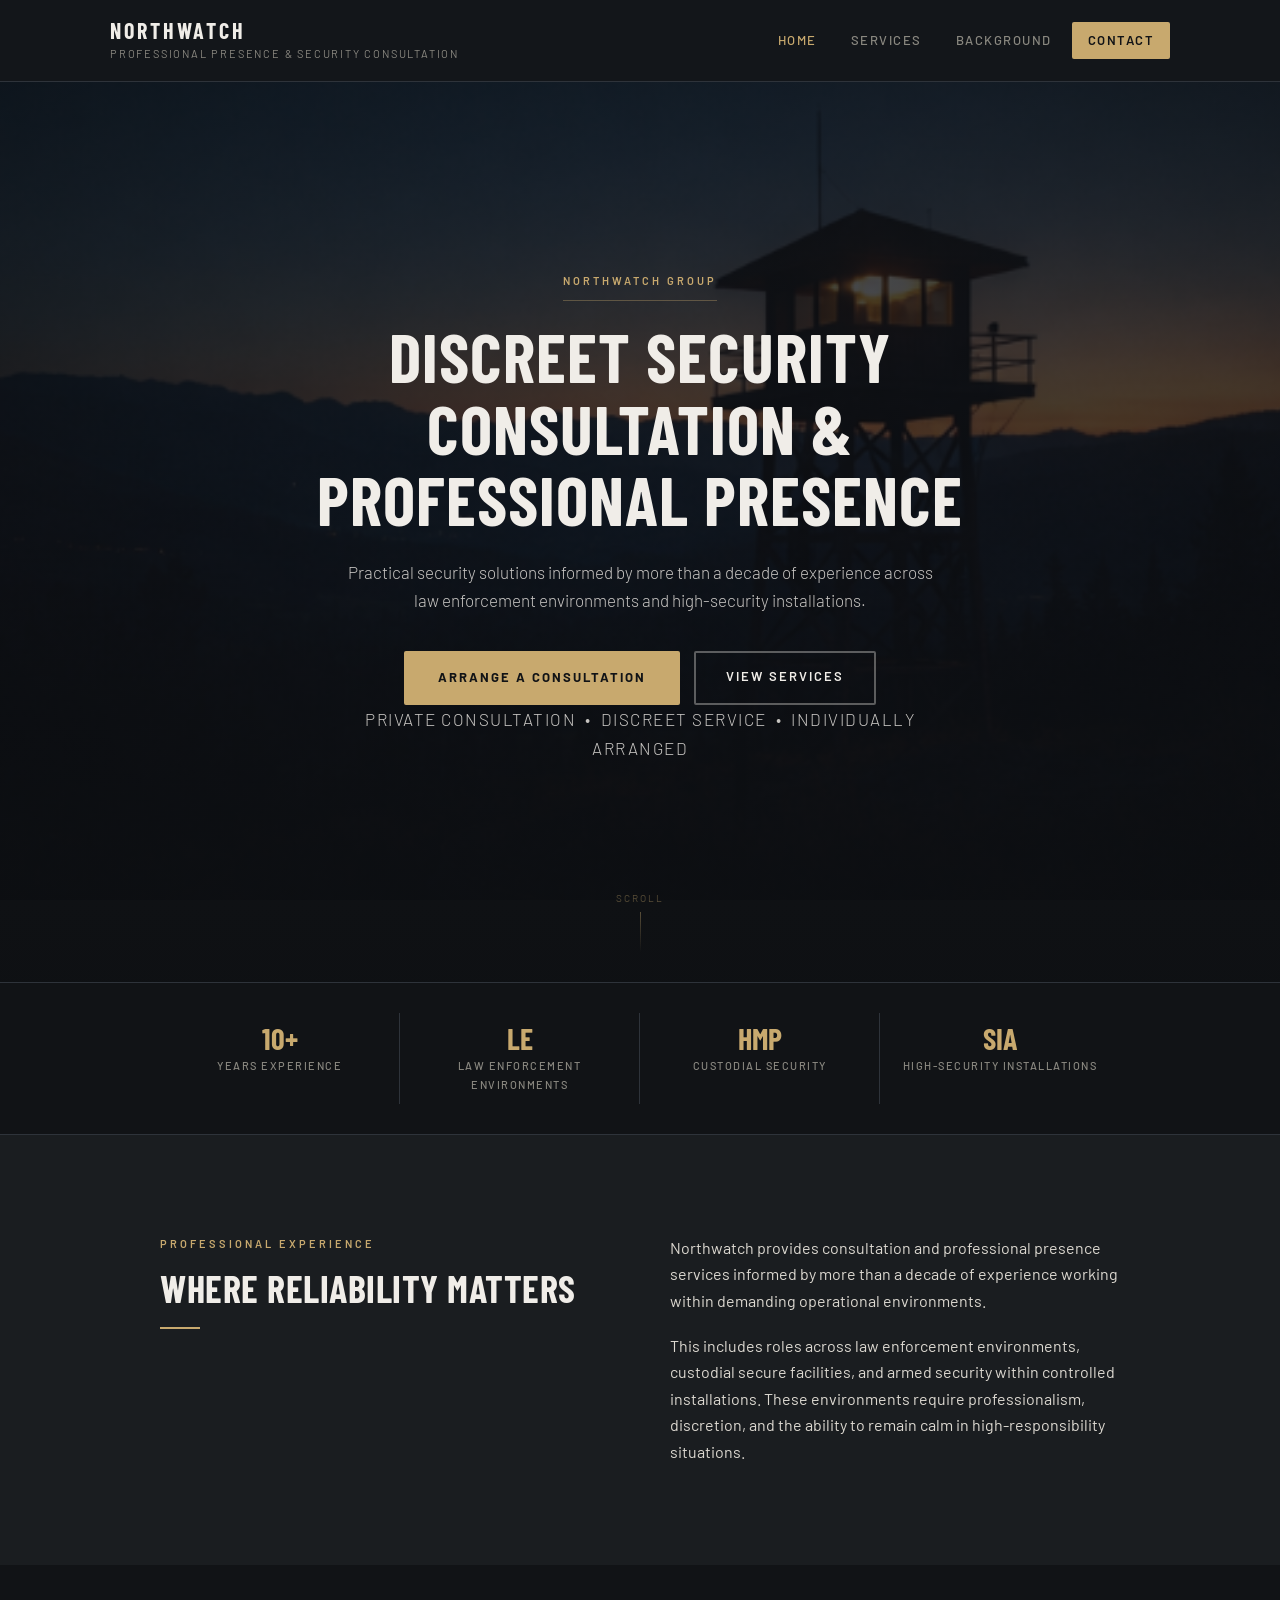
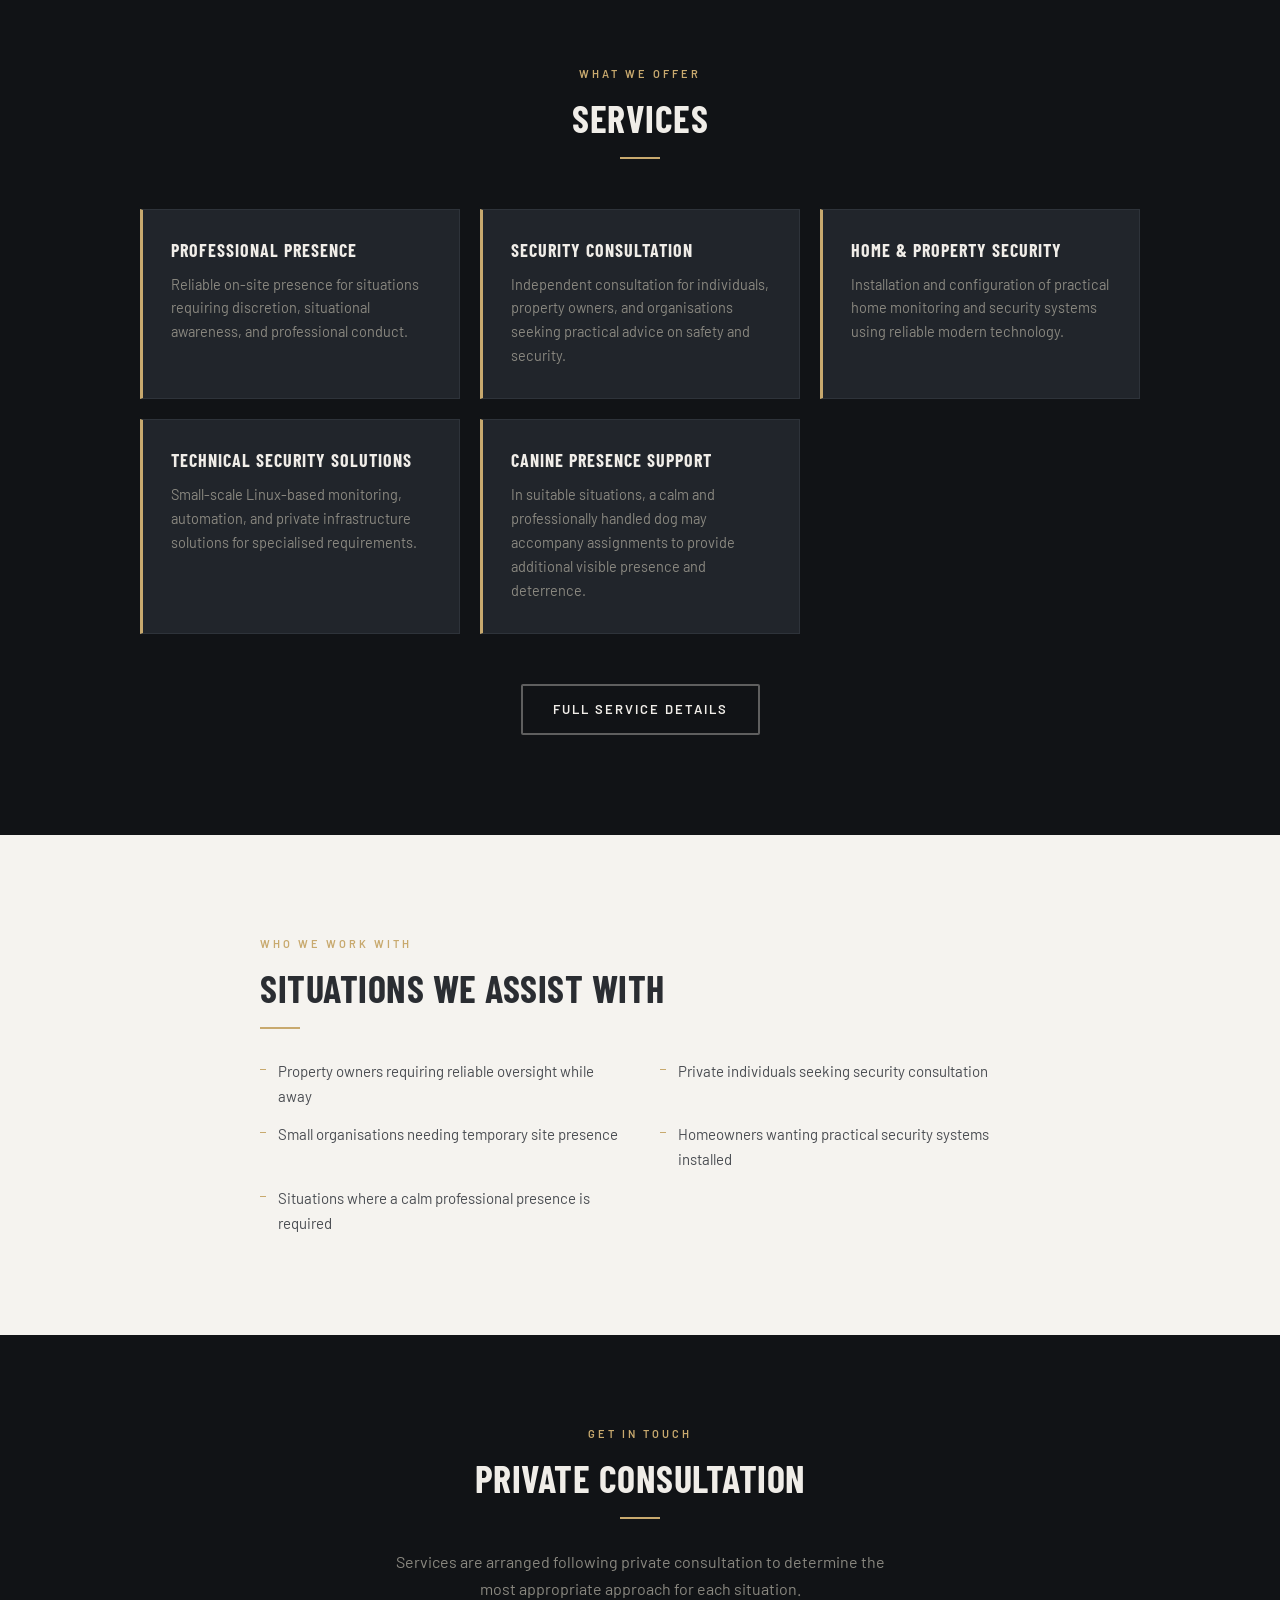
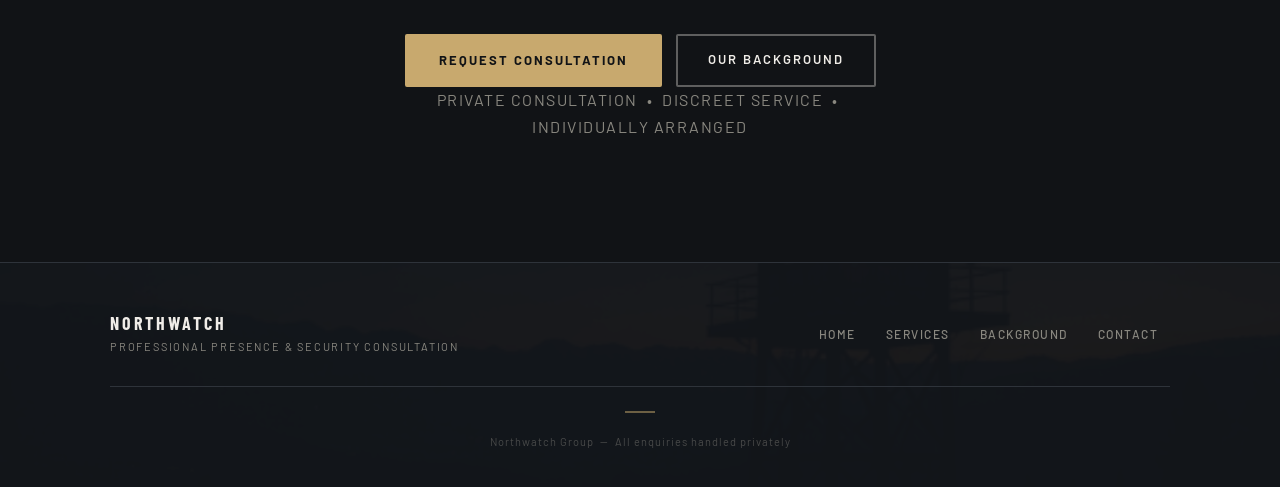
<file: index.html>
<!DOCTYPE html>
<html lang="en">
<head>
<meta charset="UTF-8">
<meta name="viewport" content="width=device-width, initial-scale=1.0">
<title>Northwatch — Professional Presence &amp; Security Consultation</title>
<link rel="stylesheet" href="styles.css?v=9">
</head>

<body>

<header class="site-header">
  <div class="container header-inner">

    <div class="branding">
      <h1 class="logo">Northwatch</h1>
      <p class="tagline">Professional Presence &amp; Security Consultation</p>
    </div>

    <nav>
      <a href="index.html" class="active">Home</a>
      <a href="services.html">Services</a>
      <a href="about.html">Background</a>
      <a href="contact.html" class="nav-cta">Contact</a>
    </nav>

  </div>
</header>


<!-- HERO -->
<section class="hero">
  <div class="hero-content">
    <span class="hero-eyebrow">Northwatch Group</span>
    <h2>Discreet Security<br>Consultation &amp;<br>Professional Presence</h2>
    <p>
      Practical security solutions informed by more than a decade of experience
      across law enforcement environments and high-security installations.
    </p>
    <div class="hero-actions">
      <a class="btn-primary" href="contact.html">Arrange a Consultation</a>
      <a class="btn-secondary" href="services.html">View Services</a>
    </div>
    <p class="hero-note">Private consultation &nbsp;&bull;&nbsp; Discreet service &nbsp;&bull;&nbsp; Individually arranged</p>
  </div>

  <div class="hero-scroll">
    <span>Scroll</span>
    <div class="scroll-line"></div>
  </div>
</section>


<!-- CREDIBILITY BAR -->
<div class="credibility-bar">
  <div class="container">
    <div class="credibility">

      <div class="credibility-item">
        <div class="credibility-number">10+</div>
        <div class="credibility-label">Years Experience</div>
      </div>

      <div class="credibility-item">
        <div class="credibility-number">LE</div>
        <div class="credibility-label">Law Enforcement Environments</div>
      </div>

      <div class="credibility-item">
        <div class="credibility-number">HMP</div>
        <div class="credibility-label">Custodial Security</div>
      </div>

      <div class="credibility-item">
        <div class="credibility-number">SIA</div>
        <div class="credibility-label">High-Security Installations</div>
      </div>

    </div>
  </div>
</div>


<!-- EXPERIENCE SECTION -->
<section class="section-dark">
  <div class="container">
    <div class="intro-grid">

      <div>
        <span class="section-label">Professional Experience</span>
        <h2 class="section-heading">Where Reliability Matters</h2>
        <span class="accent-line"></span>
      </div>

      <div>
        <p>
          Northwatch provides consultation and professional presence services
          informed by more than a decade of experience working within demanding
          operational environments.
        </p>
        <p>
          This includes roles across law enforcement environments, custodial
          secure facilities, and armed security within controlled installations.
          These environments require professionalism, discretion, and the
          ability to remain calm in high-responsibility situations.
        </p>
      </div>

    </div>
  </div>
</section>


<!-- SERVICES SECTION -->
<section class="section-darker">
  <div class="container">

    <div class="services-intro">
      <span class="section-label">What We Offer</span>
      <h2 class="section-heading">Services</h2>
      <span class="accent-line centered"></span>
    </div>

    <div class="service-grid">

      <div class="service-card">
        <h3>Professional Presence</h3>
        <p>
          Reliable on-site presence for situations requiring discretion,
          situational awareness, and professional conduct.
        </p>
      </div>

      <div class="service-card">
        <h3>Security Consultation</h3>
        <p>
          Independent consultation for individuals, property owners, and
          organisations seeking practical advice on safety and security.
        </p>
      </div>

      <div class="service-card">
        <h3>Home &amp; Property Security</h3>
        <p>
          Installation and configuration of practical home monitoring and
          security systems using reliable modern technology.
        </p>
      </div>

      <div class="service-card">
        <h3>Technical Security Solutions</h3>
        <p>
          Small-scale Linux-based monitoring, automation, and private
          infrastructure solutions for specialised requirements.
        </p>
      </div>

      <div class="service-card">
        <h3>Canine Presence Support</h3>
        <p>
          In suitable situations, a calm and professionally handled dog
          may accompany assignments to provide additional visible presence
          and deterrence.
        </p>
      </div>

    </div>

    <div class="services-grid-cta">
      <a class="btn-secondary" href="services.html">Full Service Details</a>
    </div>

  </div>
</section>


<!-- SITUATIONS SECTION -->
<section class="section-light">
  <div class="container narrow">

    <span class="section-label">Who We Work With</span>
    <h2 class="section-heading">Situations We Assist With</h2>
    <span class="accent-line"></span>

    <ul class="situations">
      <li>Property owners requiring reliable oversight while away</li>
      <li>Private individuals seeking security consultation</li>
      <li>Small organisations needing temporary site presence</li>
      <li>Homeowners wanting practical security systems installed</li>
      <li>Situations where a calm professional presence is required</li>
    </ul>

  </div>
</section>


<!-- CTA SECTION -->
<section class="section-cta">
  <div class="container narrow">

    <span class="section-label">Get in Touch</span>
    <h2 class="section-heading">Private Consultation</h2>
    <span class="accent-line centered"></span>

    <p>
      Services are arranged following private consultation to determine
      the most appropriate approach for each situation.
    </p>

    <div class="cta-actions">
      <a class="btn-primary" href="contact.html">Request Consultation</a>
      <a class="btn-secondary" href="about.html">Our Background</a>
    </div>

    <p class="hero-note">Private consultation &nbsp;&bull;&nbsp; Discreet service &nbsp;&bull;&nbsp; Individually arranged</p>

  </div>
</section>


<!-- FOOTER -->
<footer class="site-footer">
  <div class="container">

    <div class="footer-inner">

      <div class="footer-brand">
        <h2 class="logo">Northwatch</h2>
        <p class="tagline">Professional Presence &amp; Security Consultation</p>
      </div>

      <div class="footer-links">
        <a href="index.html">Home</a>
        <a href="services.html">Services</a>
        <a href="about.html">Background</a>
        <a href="contact.html">Contact</a>
      </div>

    </div>

    <div class="footer-bottom">
      <span class="footer-accent"></span>
      Northwatch Group &nbsp;&mdash;&nbsp; All enquiries handled privately
    </div>

  </div>
</footer>

</body>
</html>
</file>
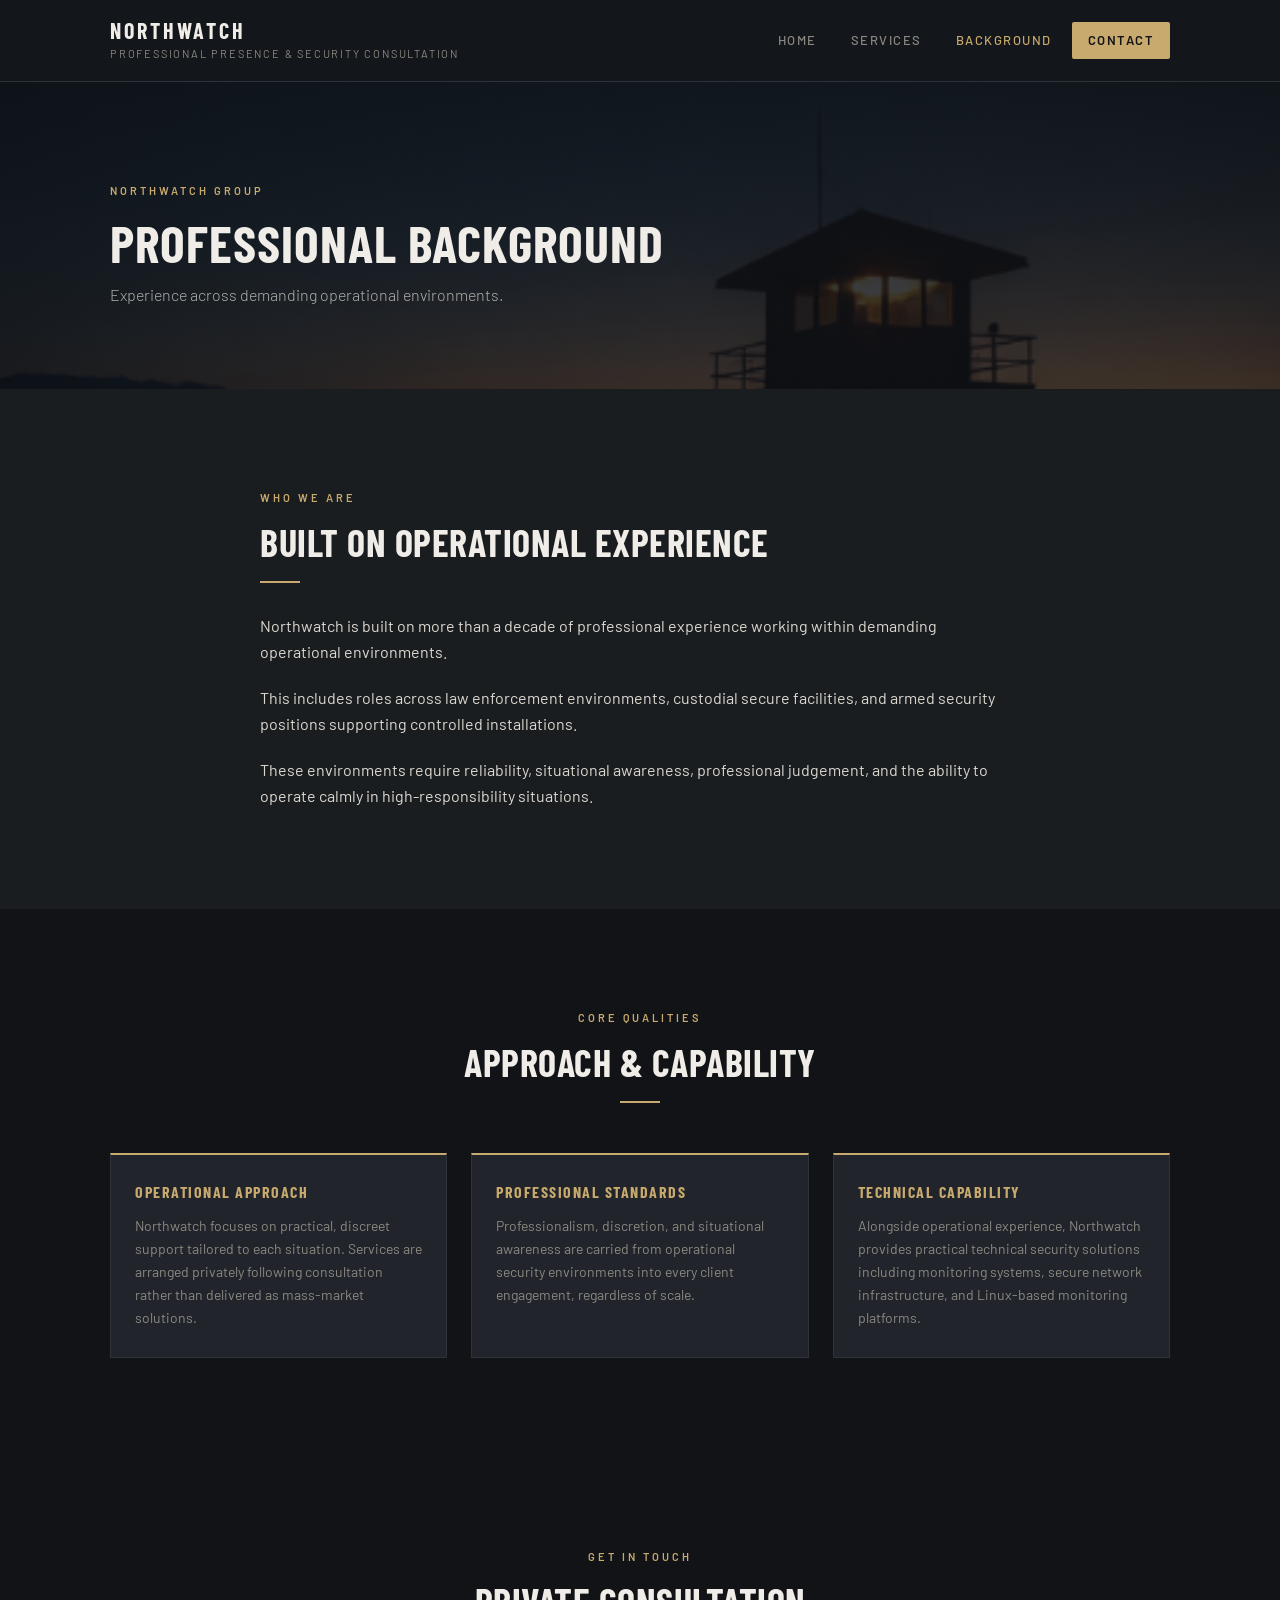
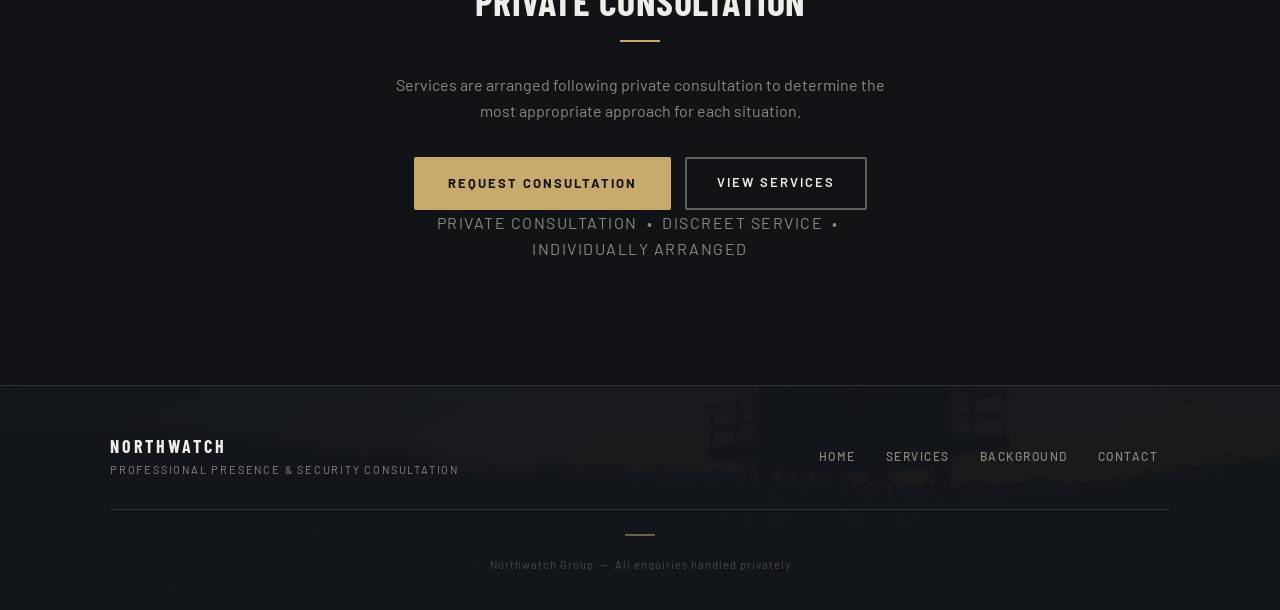
<file: about.html>
<!DOCTYPE html>
<html lang="en">
<head>
<meta charset="UTF-8">
<meta name="viewport" content="width=device-width, initial-scale=1.0">
<title>Background | Northwatch</title>
<link rel="stylesheet" href="styles.css?v=9">
</head>

<body>

<header class="site-header">
  <div class="container header-inner">

    <div class="branding">
      <h1 class="logo">Northwatch</h1>
      <p class="tagline">Professional Presence &amp; Security Consultation</p>
    </div>

    <nav>
      <a href="index.html">Home</a>
      <a href="services.html">Services</a>
      <a href="about.html" class="active">Background</a>
      <a href="contact.html" class="nav-cta">Contact</a>
    </nav>

  </div>
</header>


<!-- PAGE BANNER -->
<section class="page-banner">
  <div class="container">
    <span class="page-banner-eyebrow">Northwatch Group</span>
    <h1>Professional Background</h1>
    <p>Experience across demanding operational environments.</p>
  </div>
</section>


<!-- BACKGROUND CONTENT -->
<section class="section-dark">
  <div class="container narrow">

    <span class="section-label">Who We Are</span>
    <h2 class="section-heading">Built on Operational Experience</h2>
    <span class="accent-line"></span>

    <p>
      Northwatch is built on more than a decade of professional experience
      working within demanding operational environments.
    </p>

    <p>
      This includes roles across law enforcement environments, custodial
      secure facilities, and armed security positions supporting controlled
      installations.
    </p>

    <p>
      These environments require reliability, situational awareness,
      professional judgement, and the ability to operate calmly in
      high-responsibility situations.
    </p>

  </div>
</section>


<!-- BACKGROUND BLOCKS -->
<section class="section-darker">
  <div class="container">

    <div class="services-intro">
      <span class="section-label">Core Qualities</span>
      <h2 class="section-heading">Approach &amp; Capability</h2>
      <span class="accent-line centered"></span>
    </div>

    <div class="background-blocks">

      <div class="background-block">
        <h3>Operational Approach</h3>
        <p>
          Northwatch focuses on practical, discreet support tailored to each
          situation. Services are arranged privately following consultation
          rather than delivered as mass-market solutions.
        </p>
      </div>

      <div class="background-block">
        <h3>Professional Standards</h3>
        <p>
          Professionalism, discretion, and situational awareness are carried
          from operational security environments into every client engagement,
          regardless of scale.
        </p>
      </div>

      <div class="background-block">
        <h3>Technical Capability</h3>
        <p>
          Alongside operational experience, Northwatch provides practical
          technical security solutions including monitoring systems, secure
          network infrastructure, and Linux-based monitoring platforms.
        </p>
      </div>

    </div>

  </div>
</section>


<!-- CTA -->
<section class="section-cta">
  <div class="container narrow">

    <span class="section-label">Get in Touch</span>
    <h2 class="section-heading">Private Consultation</h2>
    <span class="accent-line centered"></span>

    <p>
      Services are arranged following private consultation to determine
      the most appropriate approach for each situation.
    </p>

    <div class="cta-actions">
      <a class="btn-primary" href="contact.html">Request Consultation</a>
      <a class="btn-secondary" href="services.html">View Services</a>
    </div>

    <p class="hero-note">Private consultation &nbsp;&bull;&nbsp; Discreet service &nbsp;&bull;&nbsp; Individually arranged</p>

  </div>
</section>


<!-- FOOTER -->
<footer class="site-footer">
  <div class="container">

    <div class="footer-inner">

      <div class="footer-brand">
        <h2 class="logo">Northwatch</h2>
        <p class="tagline">Professional Presence &amp; Security Consultation</p>
      </div>

      <div class="footer-links">
        <a href="index.html">Home</a>
        <a href="services.html">Services</a>
        <a href="about.html">Background</a>
        <a href="contact.html">Contact</a>
      </div>

    </div>

    <div class="footer-bottom">
      <span class="footer-accent"></span>
      Northwatch Group &nbsp;&mdash;&nbsp; All enquiries handled privately
    </div>

  </div>
</footer>

</body>
</html>
</file>
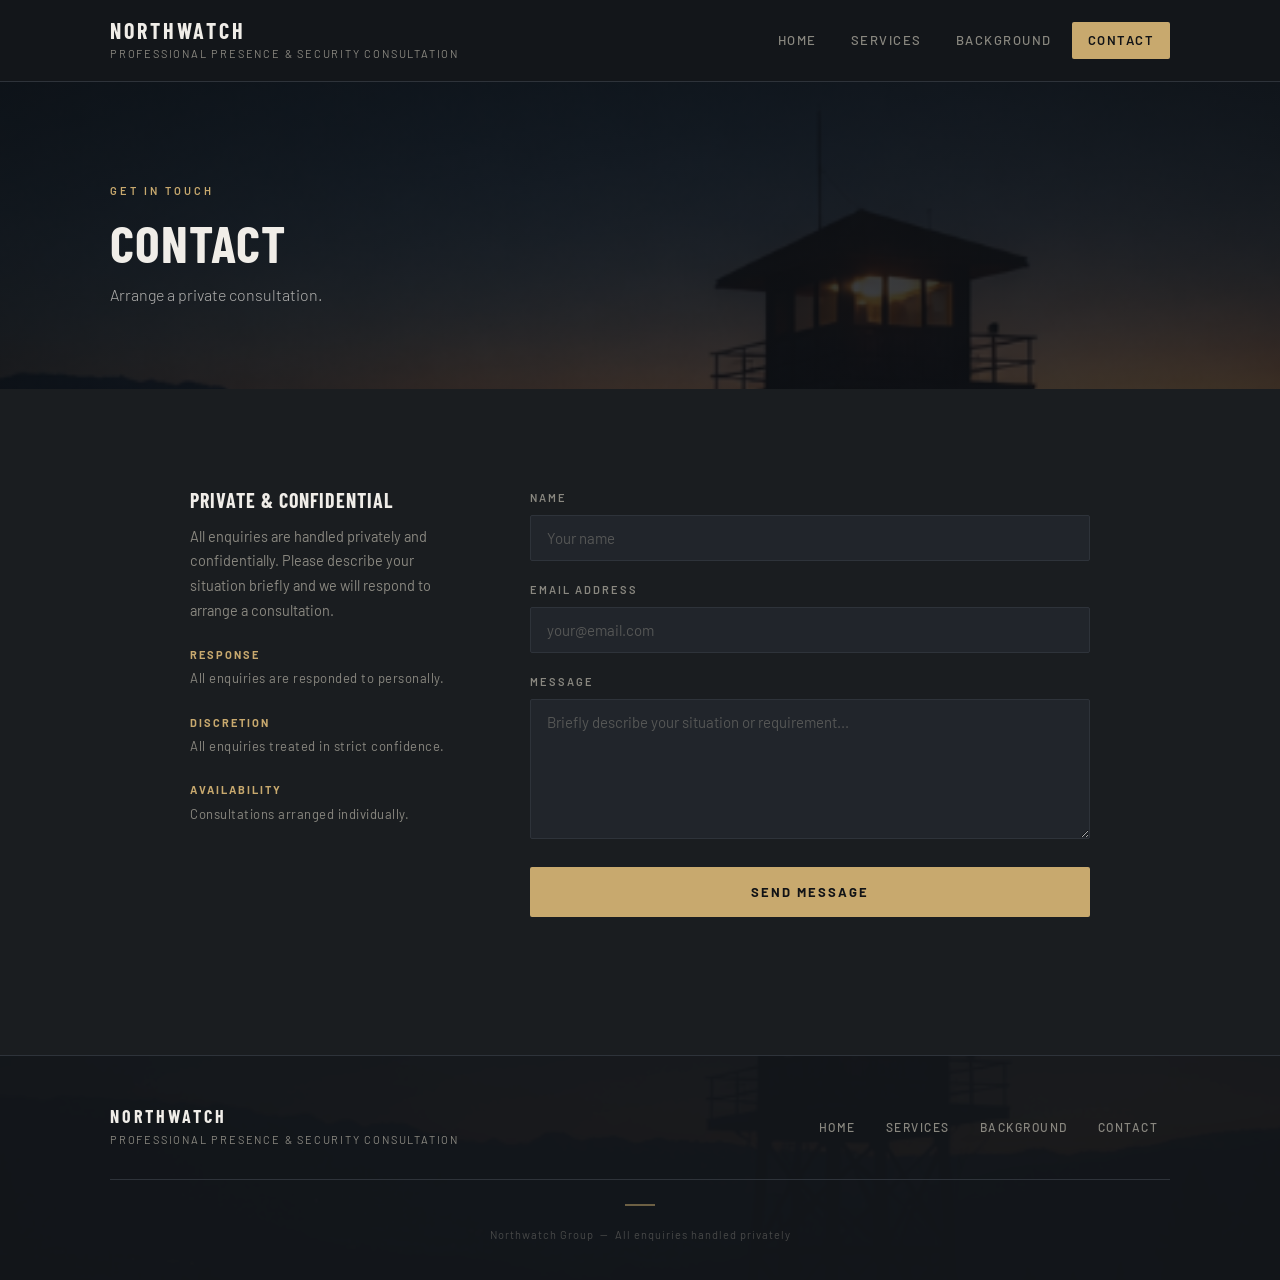
<file: contact.html>
<!DOCTYPE html>
<html lang="en">
<head>
<meta charset="UTF-8">
<meta name="viewport" content="width=device-width, initial-scale=1.0">
<title>Contact | Northwatch</title>
<link rel="stylesheet" href="styles.css?v=9">
</head>

<body>

<header class="site-header">
  <div class="container header-inner">

    <div class="branding">
      <h1 class="logo">Northwatch</h1>
      <p class="tagline">Professional Presence &amp; Security Consultation</p>
    </div>

    <nav>
      <a href="index.html">Home</a>
      <a href="services.html">Services</a>
      <a href="about.html">Background</a>
      <a href="contact.html" class="nav-cta active">Contact</a>
    </nav>

  </div>
</header>


<!-- PAGE BANNER -->
<section class="page-banner">
  <div class="container">
    <span class="page-banner-eyebrow">Get in Touch</span>
    <h1>Contact</h1>
    <p>Arrange a private consultation.</p>
  </div>
</section>


<!-- CONTACT SECTION -->
<section class="section-dark">
  <div class="container">
    <div class="contact-wrapper">

      <div class="contact-info">
        <h3>Private &amp; Confidential</h3>
        <p>
          All enquiries are handled privately and confidentially.
          Please describe your situation briefly and we will respond
          to arrange a consultation.
        </p>

        <div class="contact-detail">
          <strong>Response</strong>
          All enquiries are responded to personally.
        </div>

        <div class="contact-detail">
          <strong>Discretion</strong>
          All enquiries treated in strict confidence.
        </div>

        <div class="contact-detail">
          <strong>Availability</strong>
          Consultations arranged individually.
        </div>
      </div>

      <div>
        <form id="contactForm" onsubmit="return false;">

          <!-- Hidden site identifier -->
          <input type="hidden" name="site" value="security">

          <!-- Honeypot - hidden from real users -->
          <input type="text" name="company" style="display:none" tabindex="-1" autocomplete="off">

          <div class="form-group">
            <label for="name">Name</label>
            <input type="text" id="name" name="name" placeholder="Your name" required>
          </div>

          <div class="form-group">
            <label for="email">Email Address</label>
            <input type="email" id="email" name="email" placeholder="your@email.com" required>
          </div>

          <div class="form-group">
            <label for="message">Message</label>
            <textarea id="message" name="message" placeholder="Briefly describe your situation or requirement..." required></textarea>
          </div>

          <button type="submit">Send Message</button>

        </form>

        <div id="formMessage"></div>
      </div>

    </div>
  </div>
</section>


<!-- FOOTER -->
<footer class="site-footer">
  <div class="container">

    <div class="footer-inner">

      <div class="footer-brand">
        <h2 class="logo">Northwatch</h2>
        <p class="tagline">Professional Presence &amp; Security Consultation</p>
      </div>

      <div class="footer-links">
        <a href="index.html">Home</a>
        <a href="services.html">Services</a>
        <a href="about.html">Background</a>
        <a href="contact.html">Contact</a>
      </div>

    </div>

    <div class="footer-bottom">
      <span class="footer-accent"></span>
      Northwatch Group &nbsp;&mdash;&nbsp; All enquiries handled privately
    </div>

  </div>
</footer>

<script src="script.js"></script>

</body>
</html>
</file>
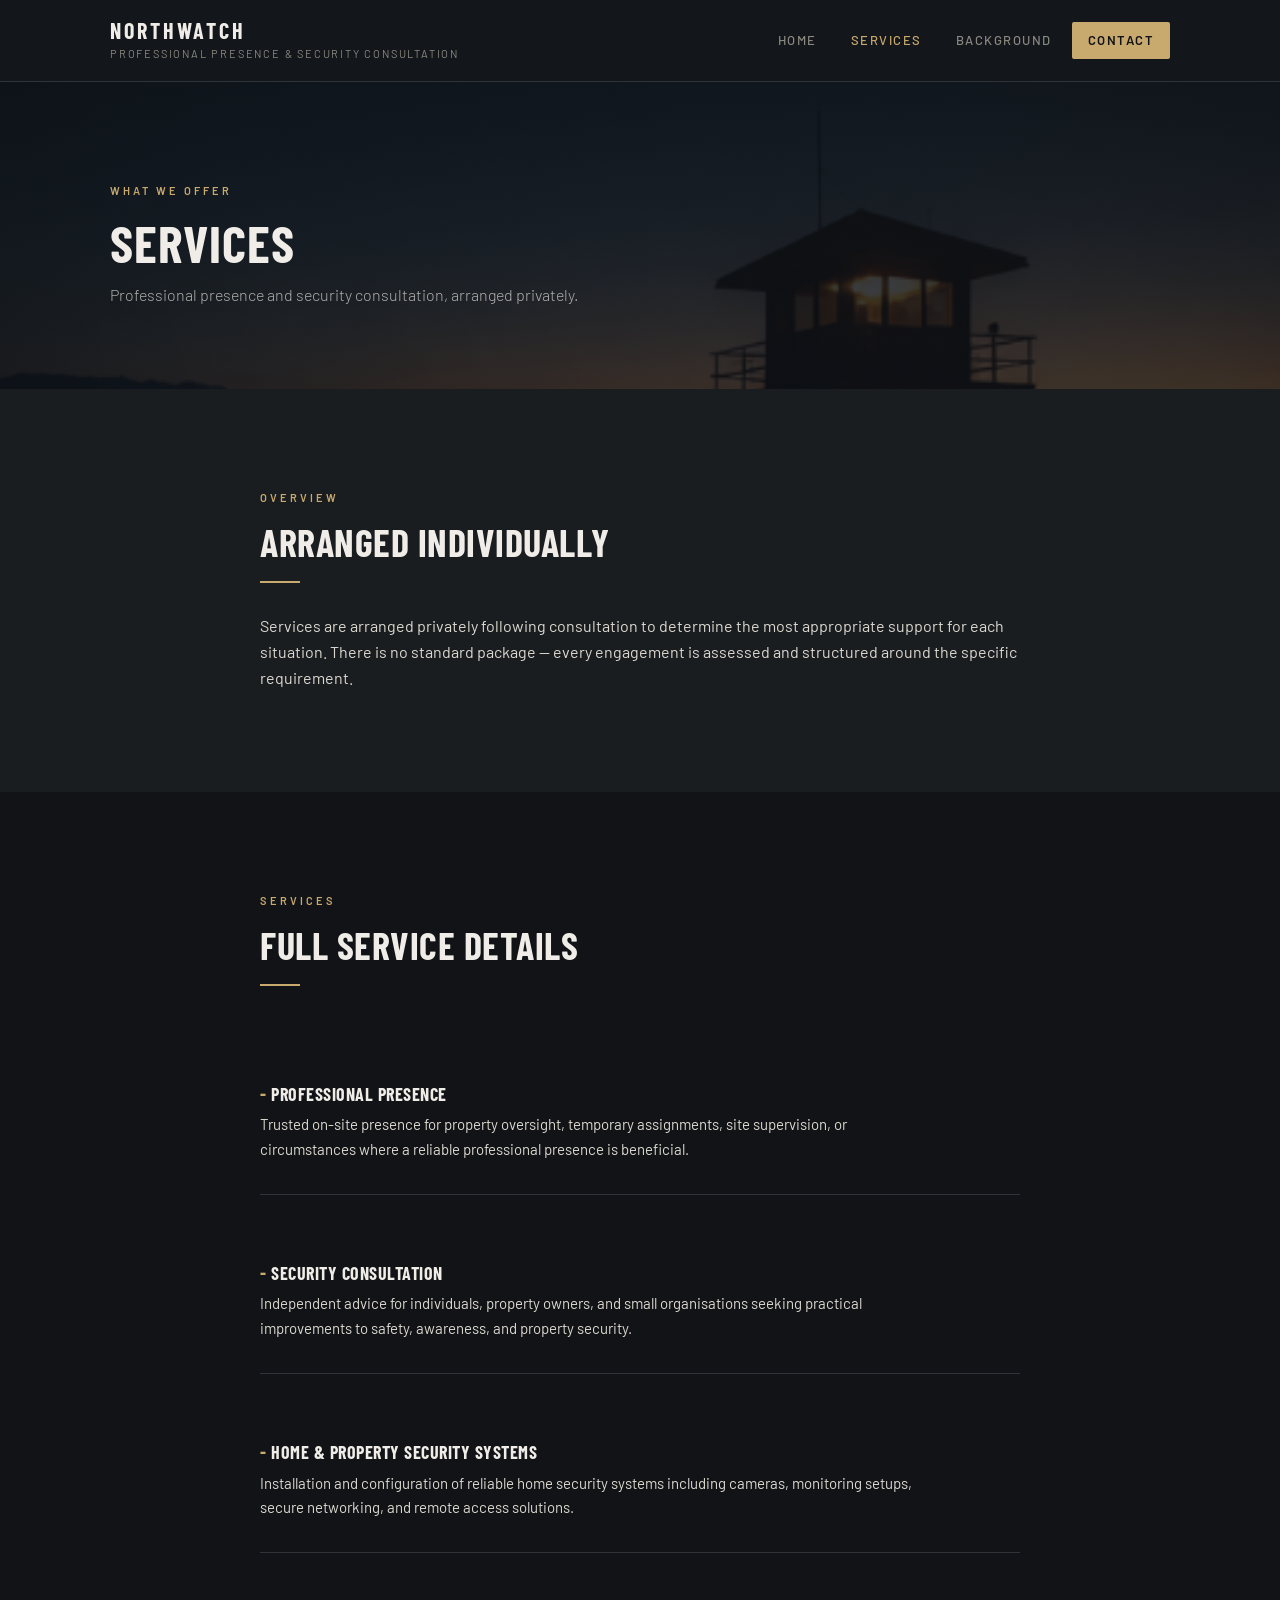
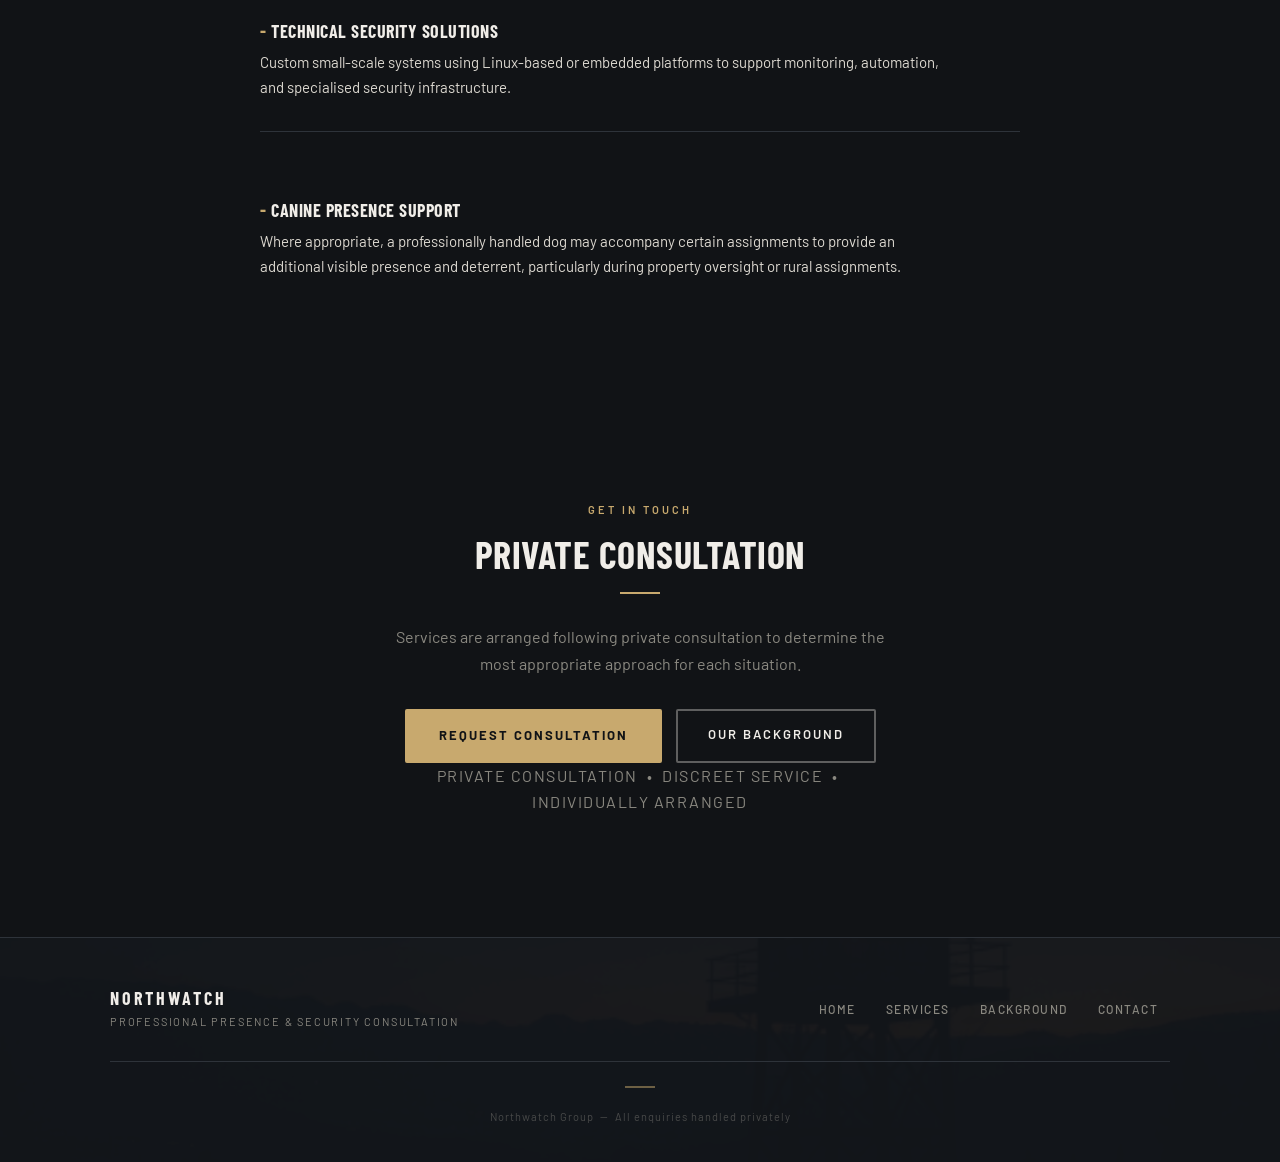
<file: services.html>
<!DOCTYPE html>
<html lang="en">
<head>
<meta charset="UTF-8">
<meta name="viewport" content="width=device-width, initial-scale=1.0">
<title>Services | Northwatch</title>
<link rel="stylesheet" href="styles.css?v=9">
</head>

<body>

<header class="site-header">
  <div class="container header-inner">

    <div class="branding">
      <h1 class="logo">Northwatch</h1>
      <p class="tagline">Professional Presence &amp; Security Consultation</p>
    </div>

    <nav>
      <a href="index.html">Home</a>
      <a href="services.html" class="active">Services</a>
      <a href="about.html">Background</a>
      <a href="contact.html" class="nav-cta">Contact</a>
    </nav>

  </div>
</header>


<!-- PAGE BANNER -->
<section class="page-banner">
  <div class="container">
    <span class="page-banner-eyebrow">What We Offer</span>
    <h1>Services</h1>
    <p>Professional presence and security consultation, arranged privately.</p>
  </div>
</section>


<!-- INTRO -->
<section class="section-dark">
  <div class="container narrow">

    <span class="section-label">Overview</span>
    <h2 class="section-heading">Arranged Individually</h2>
    <span class="accent-line"></span>

    <p>
      Services are arranged privately following consultation to determine
      the most appropriate support for each situation. There is no
      standard package — every engagement is assessed and structured
      around the specific requirement.
    </p>

  </div>
</section>


<!-- SERVICE DETAILS -->
<section class="section-darker">
  <div class="container narrow">

    <span class="section-label">Services</span>
    <h2 class="section-heading">Full Service Details</h2>
    <span class="accent-line"></span>

    <div class="service-detail">
      <h3>Professional Presence</h3>
      <p>
        Trusted on-site presence for property oversight, temporary assignments,
        site supervision, or circumstances where a reliable professional
        presence is beneficial.
      </p>
    </div>

    <div class="service-detail">
      <h3>Security Consultation</h3>
      <p>
        Independent advice for individuals, property owners, and small
        organisations seeking practical improvements to safety, awareness,
        and property security.
      </p>
    </div>

    <div class="service-detail">
      <h3>Home &amp; Property Security Systems</h3>
      <p>
        Installation and configuration of reliable home security systems
        including cameras, monitoring setups, secure networking, and
        remote access solutions.
      </p>
    </div>

    <div class="service-detail">
      <h3>Technical Security Solutions</h3>
      <p>
        Custom small-scale systems using Linux-based or embedded platforms
        to support monitoring, automation, and specialised security
        infrastructure.
      </p>
    </div>

    <div class="service-detail">
      <h3>Canine Presence Support</h3>
      <p>
        Where appropriate, a professionally handled dog may accompany certain
        assignments to provide an additional visible presence and deterrent,
        particularly during property oversight or rural assignments.
      </p>
    </div>

  </div>
</section>


<!-- CTA -->
<section class="section-cta">
  <div class="container narrow">

    <span class="section-label">Get in Touch</span>
    <h2 class="section-heading">Private Consultation</h2>
    <span class="accent-line centered"></span>

    <p>
      Services are arranged following private consultation to determine
      the most appropriate approach for each situation.
    </p>

    <div class="cta-actions">
      <a class="btn-primary" href="contact.html">Request Consultation</a>
      <a class="btn-secondary" href="about.html">Our Background</a>
    </div>

    <p class="hero-note">Private consultation &nbsp;&bull;&nbsp; Discreet service &nbsp;&bull;&nbsp; Individually arranged</p>

  </div>
</section>


<!-- FOOTER -->
<footer class="site-footer">
  <div class="container">

    <div class="footer-inner">

      <div class="footer-brand">
        <h2 class="logo">Northwatch</h2>
        <p class="tagline">Professional Presence &amp; Security Consultation</p>
      </div>

      <div class="footer-links">
        <a href="index.html">Home</a>
        <a href="services.html">Services</a>
        <a href="about.html">Background</a>
        <a href="contact.html">Contact</a>
      </div>

    </div>

    <div class="footer-bottom">
      <span class="footer-accent"></span>
      Northwatch Group &nbsp;&mdash;&nbsp; All enquiries handled privately
    </div>

  </div>
</footer>

</body>
</html>
</file>
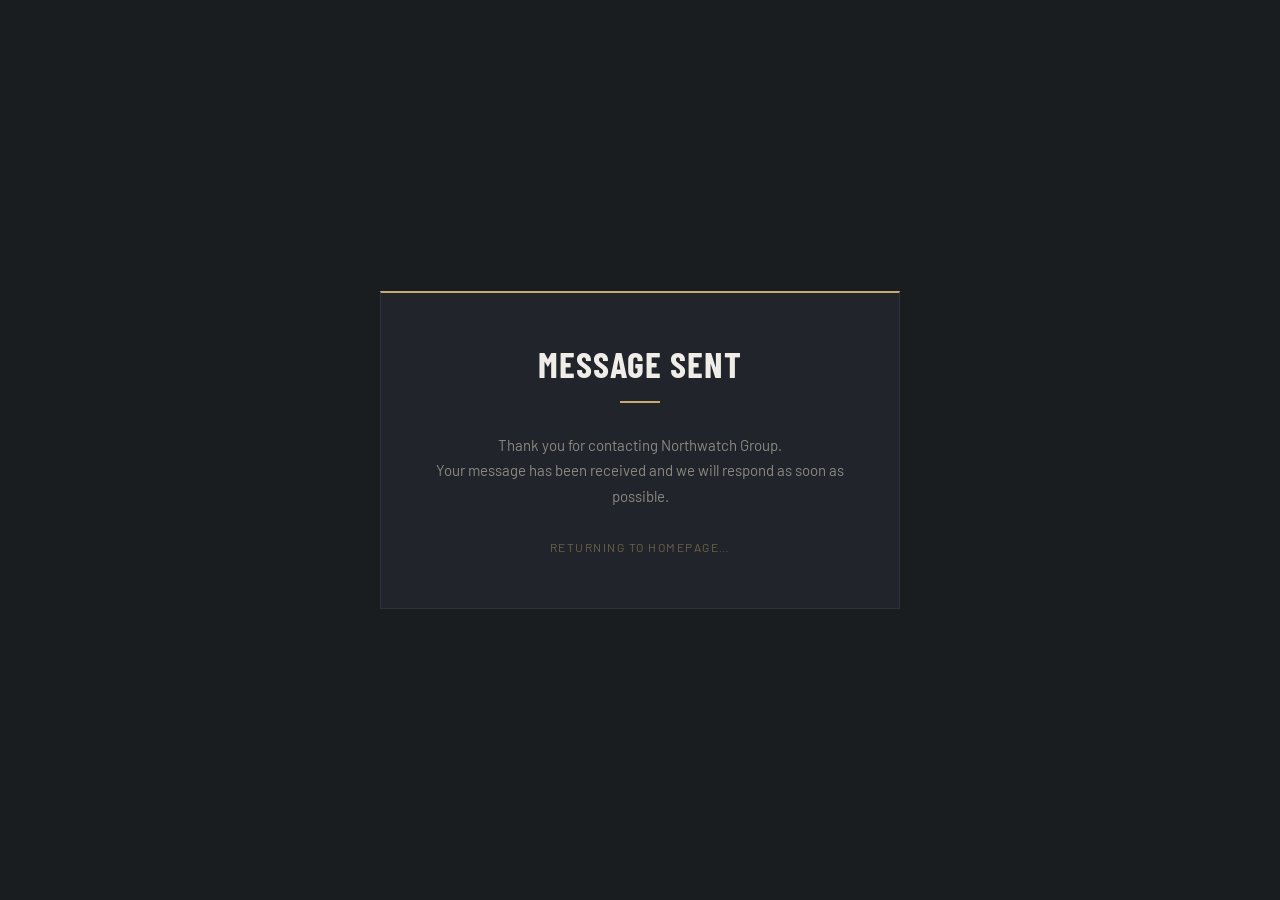
<file: thank-you.html>
<!DOCTYPE html>
<html lang="en">
<head>
<meta http-equiv="refresh" content="6;url=/">
<meta charset="UTF-8">
<meta name="viewport" content="width=device-width, initial-scale=1.0">
<title>Message Sent | Northwatch</title>
<link rel="stylesheet" href="styles.css?v=9">
<style>
  .thankyou-wrap {
    min-height: 100vh;
    display: flex;
    align-items: center;
    justify-content: center;
    background: var(--dark);
    padding: 40px 20px;
  }
  .thankyou-card {
    background: var(--card);
    border: 1px solid var(--border);
    border-top: 2px solid var(--amber);
    padding: 50px 44px;
    max-width: 520px;
    width: 100%;
    text-align: center;
  }
  .thankyou-card h1 {
    font-family: 'Barlow Condensed', sans-serif;
    font-size: 36px;
    font-weight: 700;
    letter-spacing: 1px;
    text-transform: uppercase;
    color: var(--white);
    margin-bottom: 16px;
  }
  .thankyou-card p {
    color: var(--text-muted);
    font-size: 15px;
    line-height: 1.7;
    margin-bottom: 0;
  }
  .thankyou-card .redirect-note {
    margin-top: 28px;
    font-size: 12px;
    letter-spacing: 1.5px;
    text-transform: uppercase;
    color: rgba(200, 169, 110, 0.45);
  }
</style>
</head>

<body>

<div class="thankyou-wrap">
  <div class="thankyou-card">
    <h1>Message Sent</h1>
    <span class="accent-line centered"></span>
    <p>
      Thank you for contacting Northwatch Group.<br>
      Your message has been received and we will respond as soon as possible.
    </p>
    <p class="redirect-note">
      Returning to homepage&hellip;
    </p>
  </div>
</div>

</body>
</html>
</file>
<file: styles.css>
/* =============================================
   NORTHWATCH — styles.css
   Dark & Tactical redesign
   ============================================= */

@import url('https://fonts.googleapis.com/css2?family=Barlow:wght@300;400;500;600;700&family=Barlow+Condensed:wght@400;600;700&display=swap');

/* ---- RESET & BASE ---- */

*, *::before, *::after {
  box-sizing: border-box;
  margin: 0;
  padding: 0;
}

:root {
  --black:      #111316;
  --dark:       #1a1d20;
  --card:       #21252b;
  --header:     #13161a;
  --border:     #2e333a;
  --text:       #dcd8d0;
  --text-muted: #8a8880;
  --white:      #f0ede8;
  --light-bg:   #f5f3ef;
  --light-text: #2a2d32;
  --amber:      #c8a96e;
  --amber-dark: #a88a50;
  --amber-light:#e0c98e;
}

html {
  scroll-behavior: smooth;
}

body {
  font-family: 'Barlow', Arial, sans-serif;
  font-size: 16px;
  line-height: 1.65;
  color: var(--text);
  background: var(--dark);
}

.container {
  width: 90%;
  max-width: 1060px;
  margin: 0 auto;
}

.narrow {
  max-width: 760px;
  margin-left: auto;
  margin-right: auto;
}

h1, h2, h3, h4 {
  font-family: 'Barlow Condensed', 'Barlow', Arial, sans-serif;
  font-weight: 700;
  line-height: 1.15;
  letter-spacing: 0.5px;
}

p {
  margin-bottom: 1.2em;
}

p:last-child {
  margin-bottom: 0;
}

a {
  color: var(--amber);
  text-decoration: none;
}

a:hover {
  color: var(--amber-light);
}


/* =============================================
   HEADER
   ============================================= */

.site-header {
  background: var(--header);
  border-bottom: 1px solid var(--border);
  position: sticky;
  top: 0;
  z-index: 100;
}

.header-inner {
  display: flex;
  justify-content: space-between;
  align-items: center;
  padding: 18px 0;
}

.branding {
  display: flex;
  flex-direction: column;
  gap: 2px;
}

.logo {
  font-family: 'Barlow Condensed', sans-serif;
  font-size: 22px;
  font-weight: 700;
  letter-spacing: 3px;
  text-transform: uppercase;
  color: var(--white);
  margin: 0;
}

.logo span {
  color: var(--amber);
}

.tagline {
  font-size: 11px;
  font-weight: 400;
  letter-spacing: 1.8px;
  text-transform: uppercase;
  color: var(--text-muted);
  margin: 0;
}

nav {
  display: flex;
  align-items: center;
  gap: 6px;
}

nav a {
  color: var(--text-muted);
  font-size: 13px;
  font-weight: 500;
  letter-spacing: 1.5px;
  text-transform: uppercase;
  text-decoration: none;
  padding: 8px 14px;
  border-radius: 2px;
  transition: color 0.2s ease, background 0.2s ease;
}

nav a:hover {
  color: var(--white);
  background: rgba(255,255,255,0.04);
}

nav a.active {
  color: var(--amber);
}

nav a.nav-cta {
  background: var(--amber);
  color: var(--black);
  font-weight: 600;
  padding: 8px 16px;
}

nav a.nav-cta:hover {
  background: var(--amber-light);
  color: var(--black);
}


/* =============================================
   HERO
   ============================================= */

.hero {
  position: relative;
  min-height: 100vh;
  display: flex;
  align-items: center;
  justify-content: center;
  text-align: center;
  background-image: url('images/tower.png');
  background-size: cover;
  background-position: center;
  background-attachment: fixed;
  overflow: hidden;
}

.hero::before {
  content: '';
  position: absolute;
  inset: 0;
  background: linear-gradient(
    to bottom,
    rgba(13, 15, 18, 0.80) 0%,
    rgba(13, 15, 18, 0.70) 60%,
    rgba(13, 15, 18, 0.90) 100%
  );
  z-index: 1;
}

.hero-content {
  position: relative;
  z-index: 2;
  max-width: 800px;
  padding: 0 20px;
}

.hero-eyebrow {
  display: inline-block;
  font-size: 11px;
  font-weight: 600;
  letter-spacing: 3px;
  text-transform: uppercase;
  color: var(--amber);
  margin-bottom: 20px;
  padding-bottom: 10px;
  border-bottom: 1px solid rgba(200, 169, 110, 0.35);
}

.hero h2 {
  font-family: 'Barlow Condensed', sans-serif;
  font-size: clamp(38px, 6vw, 68px);
  font-weight: 700;
  letter-spacing: 1px;
  color: var(--white);
  margin-bottom: 22px;
  text-transform: uppercase;
  line-height: 1.05;
}

.hero p {
  font-size: 17px;
  font-weight: 300;
  color: rgba(240, 237, 232, 0.82);
  max-width: 600px;
  margin: 0 auto 36px;
  line-height: 1.7;
}

.hero-actions {
  display: flex;
  gap: 14px;
  justify-content: center;
  flex-wrap: wrap;
}

.hero-note {
  margin-top: 28px;
  font-size: 12px;
  letter-spacing: 1.5px;
  color: rgba(200, 169, 110, 0.55);
  text-transform: uppercase;
}

.hero-scroll {
  position: absolute;
  bottom: 30px;
  left: 50%;
  transform: translateX(-50%);
  z-index: 2;
  display: flex;
  flex-direction: column;
  align-items: center;
  gap: 6px;
}

.hero-scroll span {
  font-size: 10px;
  letter-spacing: 2px;
  text-transform: uppercase;
  color: rgba(200, 169, 110, 0.4);
}

.scroll-line {
  width: 1px;
  height: 40px;
  background: linear-gradient(to bottom, rgba(200,169,110,0.4), transparent);
}


/* =============================================
   BUTTONS
   ============================================= */

.btn-primary {
  display: inline-block;
  background: var(--amber);
  color: var(--black);
  font-family: 'Barlow', sans-serif;
  font-size: 13px;
  font-weight: 700;
  letter-spacing: 2px;
  text-transform: uppercase;
  text-decoration: none;
  padding: 14px 32px;
  border-radius: 2px;
  border: 2px solid var(--amber);
  transition: background 0.2s ease, color 0.2s ease, border-color 0.2s ease;
  cursor: pointer;
}

.btn-primary:hover {
  background: var(--amber-light);
  border-color: var(--amber-light);
  color: var(--black);
}

.btn-secondary {
  display: inline-block;
  background: transparent;
  color: var(--white);
  font-family: 'Barlow', sans-serif;
  font-size: 13px;
  font-weight: 600;
  letter-spacing: 2px;
  text-transform: uppercase;
  text-decoration: none;
  padding: 13px 30px;
  border-radius: 2px;
  border: 2px solid rgba(240, 237, 232, 0.35);
  transition: border-color 0.2s ease, color 0.2s ease;
  cursor: pointer;
}

.btn-secondary:hover {
  border-color: var(--white);
  color: var(--white);
}


/* =============================================
   CREDIBILITY BAR
   ============================================= */

.credibility-bar {
  background: var(--black);
  border-top: 1px solid var(--border);
  border-bottom: 1px solid var(--border);
  padding: 30px 0;
}

.credibility {
  display: grid;
  grid-template-columns: repeat(4, 1fr);
  gap: 0;
  max-width: 960px;
  margin: 0 auto;
}

.credibility-item {
  text-align: center;
  padding: 10px 20px;
  border-right: 1px solid var(--border);
}

.credibility-item:last-child {
  border-right: none;
}

.credibility-number {
  font-family: 'Barlow Condensed', sans-serif;
  font-size: 30px;
  font-weight: 700;
  color: var(--amber);
  line-height: 1;
  margin-bottom: 4px;
}

.credibility-label {
  font-size: 11px;
  font-weight: 500;
  letter-spacing: 1.5px;
  text-transform: uppercase;
  color: var(--text-muted);
}


/* =============================================
   SECTIONS
   ============================================= */

.section-dark {
  background: var(--dark);
  padding: 100px 0;
}

.section-darker {
  background: var(--black);
  padding: 100px 0;
}

.section-light {
  background: var(--light-bg);
  padding: 100px 0;
  color: var(--light-text);
}

.section-light h2,
.section-light h3 {
  color: var(--light-text);
}

.section-light p,
.section-light li {
  color: #4a4d52;
}

.section-cta {
  background: var(--black);
  padding: 90px 0;
  text-align: center;
}

.section-label {
  display: block;
  font-size: 11px;
  font-weight: 600;
  letter-spacing: 3px;
  text-transform: uppercase;
  color: var(--amber);
  margin-bottom: 14px;
}

h2.section-heading {
  font-family: 'Barlow Condensed', sans-serif;
  font-size: clamp(26px, 3.5vw, 38px);
  font-weight: 700;
  text-transform: uppercase;
  letter-spacing: 0.5px;
  color: var(--white);
  margin-bottom: 16px;
}

.section-light h2.section-heading {
  color: var(--light-text);
}

h2.section-heading + p {
  max-width: 620px;
}

.section-dark .narrow p,
.section-darker .narrow p {
  color: var(--text);
}

.section-dark .narrow h3,
.section-darker .narrow h3 {
  color: var(--white);
  font-size: 18px;
  margin-top: 36px;
  margin-bottom: 8px;
  letter-spacing: 0.5px;
}

.accent-line {
  display: block;
  width: 40px;
  height: 2px;
  background: var(--amber);
  margin-bottom: 30px;
}

.accent-line.centered {
  margin-left: auto;
  margin-right: auto;
}


/* =============================================
   INTRO / EXPERIENCE SECTION
   ============================================= */

.intro-grid {
  display: grid;
  grid-template-columns: 1fr 1fr;
  gap: 60px;
  align-items: start;
  max-width: 960px;
  margin: 0 auto;
}

.intro-grid p {
  color: var(--text);
  font-size: 16px;
}


/* =============================================
   SERVICE CARDS
   ============================================= */

.services-intro {
  text-align: center;
  margin-bottom: 50px;
}

.service-grid {
  display: grid;
  grid-template-columns: repeat(3, 1fr);
  gap: 20px;
  max-width: 1000px;
  margin: 0 auto;
}

.service-card {
  background: var(--card);
  border: 1px solid var(--border);
  border-left: 3px solid var(--amber);
  padding: 30px 28px;
  transition: transform 0.2s ease, border-color 0.2s ease, box-shadow 0.2s ease;
}

.service-card:hover {
  transform: translateY(-3px);
  border-color: var(--border);
  border-left-color: var(--amber-light);
  box-shadow: 0 10px 30px rgba(0,0,0,0.35);
}

.service-card h3 {
  font-family: 'Barlow Condensed', sans-serif;
  font-size: 18px;
  font-weight: 700;
  letter-spacing: 1px;
  text-transform: uppercase;
  color: var(--white);
  margin-bottom: 12px;
}

.service-card p {
  font-size: 14.5px;
  color: var(--text-muted);
  line-height: 1.65;
  margin: 0;
}

.services-grid-cta {
  text-align: center;
  margin-top: 50px;
}


/* =============================================
   SITUATIONS / LIST SECTION
   ============================================= */

.situations {
  list-style: none;
  padding: 0;
  margin: 0;
  display: grid;
  grid-template-columns: 1fr 1fr;
  gap: 14px 40px;
}

.situations li {
  padding-left: 18px;
  position: relative;
  font-size: 15px;
  color: #4a4d52;
}

.situations li::before {
  content: '';
  position: absolute;
  left: 0;
  top: 10px;
  width: 6px;
  height: 1px;
  background: var(--amber);
}

.section-light .situations li {
  color: #4a4d52;
}


/* =============================================
   CTA SECTION
   ============================================= */

.section-cta h2.section-heading {
  color: var(--white);
}

.section-cta p {
  color: var(--text-muted);
  font-size: 16px;
  max-width: 520px;
  margin: 0 auto 32px;
}

.cta-actions {
  display: flex;
  gap: 14px;
  justify-content: center;
  flex-wrap: wrap;
}


/* =============================================
   PAGE BANNER (inner pages)
   ============================================= */

.page-banner {
  position: relative;
  background-image: url('images/tower.png');
  background-size: cover;
  background-position: center;
  background-attachment: fixed;
  padding: 100px 0 80px;
  color: var(--white);
  overflow: hidden;
}

.page-banner::before {
  content: '';
  position: absolute;
  inset: 0;
  background: linear-gradient(
    to bottom,
    rgba(13, 15, 18, 0.88) 0%,
    rgba(13, 15, 18, 0.78) 100%
  );
  z-index: 1;
}

.page-banner .container {
  position: relative;
  z-index: 2;
}

.page-banner-eyebrow {
  display: block;
  font-size: 11px;
  font-weight: 600;
  letter-spacing: 3px;
  text-transform: uppercase;
  color: var(--amber);
  margin-bottom: 12px;
}

.page-banner h1 {
  font-family: 'Barlow Condensed', sans-serif;
  font-size: clamp(30px, 5vw, 52px);
  font-weight: 700;
  letter-spacing: 1px;
  text-transform: uppercase;
  color: var(--white);
  margin-bottom: 10px;
}

.page-banner p {
  font-size: 16px;
  color: rgba(240, 237, 232, 0.7);
  font-weight: 300;
  margin: 0;
}


/* =============================================
   CONTACT FORM
   ============================================= */

.contact-wrapper {
  display: grid;
  grid-template-columns: 1fr 2fr;
  gap: 60px;
  align-items: start;
  max-width: 900px;
  margin: 0 auto;
}

.contact-info h3 {
  font-family: 'Barlow Condensed', sans-serif;
  font-size: 20px;
  font-weight: 700;
  letter-spacing: 1px;
  text-transform: uppercase;
  color: var(--white);
  margin-bottom: 12px;
}

.contact-info p {
  font-size: 14.5px;
  color: var(--text-muted);
  line-height: 1.7;
}

.contact-detail {
  margin-top: 24px;
  font-size: 13px;
  letter-spacing: 0.5px;
  color: var(--text-muted);
}

.contact-detail strong {
  display: block;
  font-size: 11px;
  letter-spacing: 2px;
  text-transform: uppercase;
  color: var(--amber);
  margin-bottom: 4px;
}

form {
  margin: 0;
}

.form-group {
  margin-bottom: 20px;
}

label {
  display: block;
  font-size: 11px;
  font-weight: 600;
  letter-spacing: 2px;
  text-transform: uppercase;
  color: var(--text-muted);
  margin-bottom: 8px;
}

input[type="text"],
input[type="email"],
textarea {
  width: 100%;
  background: var(--card);
  color: var(--white);
  font-family: 'Barlow', sans-serif;
  font-size: 15px;
  padding: 13px 16px;
  border: 1px solid var(--border);
  border-radius: 2px;
  outline: none;
  transition: border-color 0.2s ease;
  display: block;
}

input[type="text"]:focus,
input[type="email"]:focus,
textarea:focus {
  border-color: var(--amber);
}

input[type="text"]::placeholder,
input[type="email"]::placeholder,
textarea::placeholder {
  color: rgba(138, 136, 128, 0.5);
}

textarea {
  min-height: 140px;
  resize: vertical;
}

button[type="submit"] {
  width: 100%;
  background: var(--amber);
  color: var(--black);
  font-family: 'Barlow', sans-serif;
  font-size: 13px;
  font-weight: 700;
  letter-spacing: 2px;
  text-transform: uppercase;
  padding: 15px 32px;
  border: 2px solid var(--amber);
  border-radius: 2px;
  cursor: pointer;
  transition: background 0.2s ease, border-color 0.2s ease;
  margin-top: 8px;
}

button[type="submit"]:hover {
  background: var(--amber-light);
  border-color: var(--amber-light);
}

button[type="submit"]:disabled {
  opacity: 0.55;
  cursor: not-allowed;
}

#formMessage {
  margin-top: 14px;
  font-size: 14px;
  padding: 12px 16px;
  border-radius: 2px;
}

#formMessage.success {
  background: rgba(100, 160, 90, 0.12);
  border: 1px solid rgba(100, 160, 90, 0.3);
  color: #7ec87e;
}

#formMessage.error {
  background: rgba(200, 80, 80, 0.1);
  border: 1px solid rgba(200, 80, 80, 0.3);
  color: #e07070;
}


/* =============================================
   FOOTER
   ============================================= */

.site-footer {
  position: relative;
  background: var(--header);
  border-top: 1px solid var(--border);
  padding: 50px 0 36px;
  overflow: hidden;
}

.site-footer::before {
  content: '';
  position: absolute;
  inset: 0;
  background-image: url('images/tower.png');
  background-size: cover;
  background-position: center;
  opacity: 0.03;
  z-index: 0;
}

.footer-inner {
  position: relative;
  z-index: 2;
  display: flex;
  justify-content: space-between;
  align-items: center;
  flex-wrap: wrap;
  gap: 24px;
  padding-bottom: 30px;
  border-bottom: 1px solid var(--border);
  margin-bottom: 24px;
}

.footer-brand .logo {
  font-size: 18px;
}

.footer-brand .tagline {
  margin-top: 4px;
}

.footer-links {
  display: flex;
  gap: 6px;
  flex-wrap: wrap;
}

.footer-links a {
  color: var(--text-muted);
  font-size: 12px;
  font-weight: 500;
  letter-spacing: 1.5px;
  text-transform: uppercase;
  padding: 6px 12px;
  transition: color 0.2s ease;
}

.footer-links a:hover {
  color: var(--white);
}

.footer-bottom {
  position: relative;
  z-index: 2;
  text-align: center;
  font-size: 11px;
  color: rgba(138, 136, 128, 0.45);
  letter-spacing: 1px;
}

.footer-accent {
  display: block;
  width: 30px;
  height: 2px;
  background: var(--amber);
  margin: 0 auto 20px;
  opacity: 0.5;
}


/* =============================================
   ABOUT PAGE - BACKGROUND BLOCKS
   ============================================= */

.background-blocks {
  display: grid;
  grid-template-columns: 1fr 1fr 1fr;
  gap: 24px;
  margin-top: 50px;
}

.background-block {
  background: var(--card);
  border: 1px solid var(--border);
  border-top: 2px solid var(--amber);
  padding: 28px 24px;
}

.background-block h3 {
  font-family: 'Barlow Condensed', sans-serif;
  font-size: 16px;
  font-weight: 700;
  letter-spacing: 1.5px;
  text-transform: uppercase;
  color: var(--amber);
  margin-bottom: 12px;
}

.background-block p {
  font-size: 14px;
  color: var(--text-muted);
  line-height: 1.65;
  margin: 0;
}


/* =============================================
   SERVICES PAGE - DETAILED LIST
   ============================================= */

.service-detail {
  padding: 32px 0;
  border-bottom: 1px solid var(--border);
}

.service-detail:last-child {
  border-bottom: none;
}

.service-detail h3 {
  font-family: 'Barlow Condensed', sans-serif;
  font-size: 22px;
  font-weight: 700;
  letter-spacing: 1px;
  text-transform: uppercase;
  color: var(--white);
  margin-bottom: 12px;
}

.service-detail h3::before {
  content: '- ';
  color: var(--amber);
}

.service-detail p {
  color: var(--text);
  font-size: 15px;
  max-width: 680px;
  margin: 0;
}


/* =============================================
   RESPONSIVE
   ============================================= */

@media (max-width: 900px) {
  .service-grid {
    grid-template-columns: 1fr 1fr;
  }

  .intro-grid {
    grid-template-columns: 1fr;
    gap: 30px;
  }

  .background-blocks {
    grid-template-columns: 1fr;
  }

  .contact-wrapper {
    grid-template-columns: 1fr;
    gap: 40px;
  }

  .situations {
    grid-template-columns: 1fr;
  }

  .credibility {
    grid-template-columns: repeat(2, 1fr);
  }

  .credibility-item:nth-child(2) {
    border-right: none;
  }

  .credibility-item:nth-child(3) {
    border-top: 1px solid var(--border);
  }

  .credibility-item:nth-child(4) {
    border-top: 1px solid var(--border);
    border-right: none;
  }
}

@media (max-width: 700px) {
  .header-inner {
    flex-direction: column;
    align-items: flex-start;
    gap: 14px;
    padding: 16px 0;
  }

  nav {
    flex-wrap: wrap;
    gap: 4px;
  }

  nav a {
    font-size: 12px;
    padding: 6px 10px;
  }

  .hero h2 {
    font-size: 34px;
  }

  .service-grid {
    grid-template-columns: 1fr;
  }

  .credibility {
    grid-template-columns: 1fr 1fr;
  }

  .footer-inner {
    flex-direction: column;
    align-items: flex-start;
  }

  .footer-links {
    gap: 4px;
  }

  .section-dark,
  .section-darker,
  .section-light,
  .section-cta {
    padding: 70px 0;
  }
}

@media (max-width: 480px) {
  .hero h2 {
    font-size: 28px;
  }

  .hero-actions {
    flex-direction: column;
    align-items: center;
  }

  .credibility {
    grid-template-columns: 1fr;
  }

  .credibility-item {
    border-right: none;
    border-bottom: 1px solid var(--border);
  }

  .credibility-item:last-child {
    border-bottom: none;
  }
}
</file>
